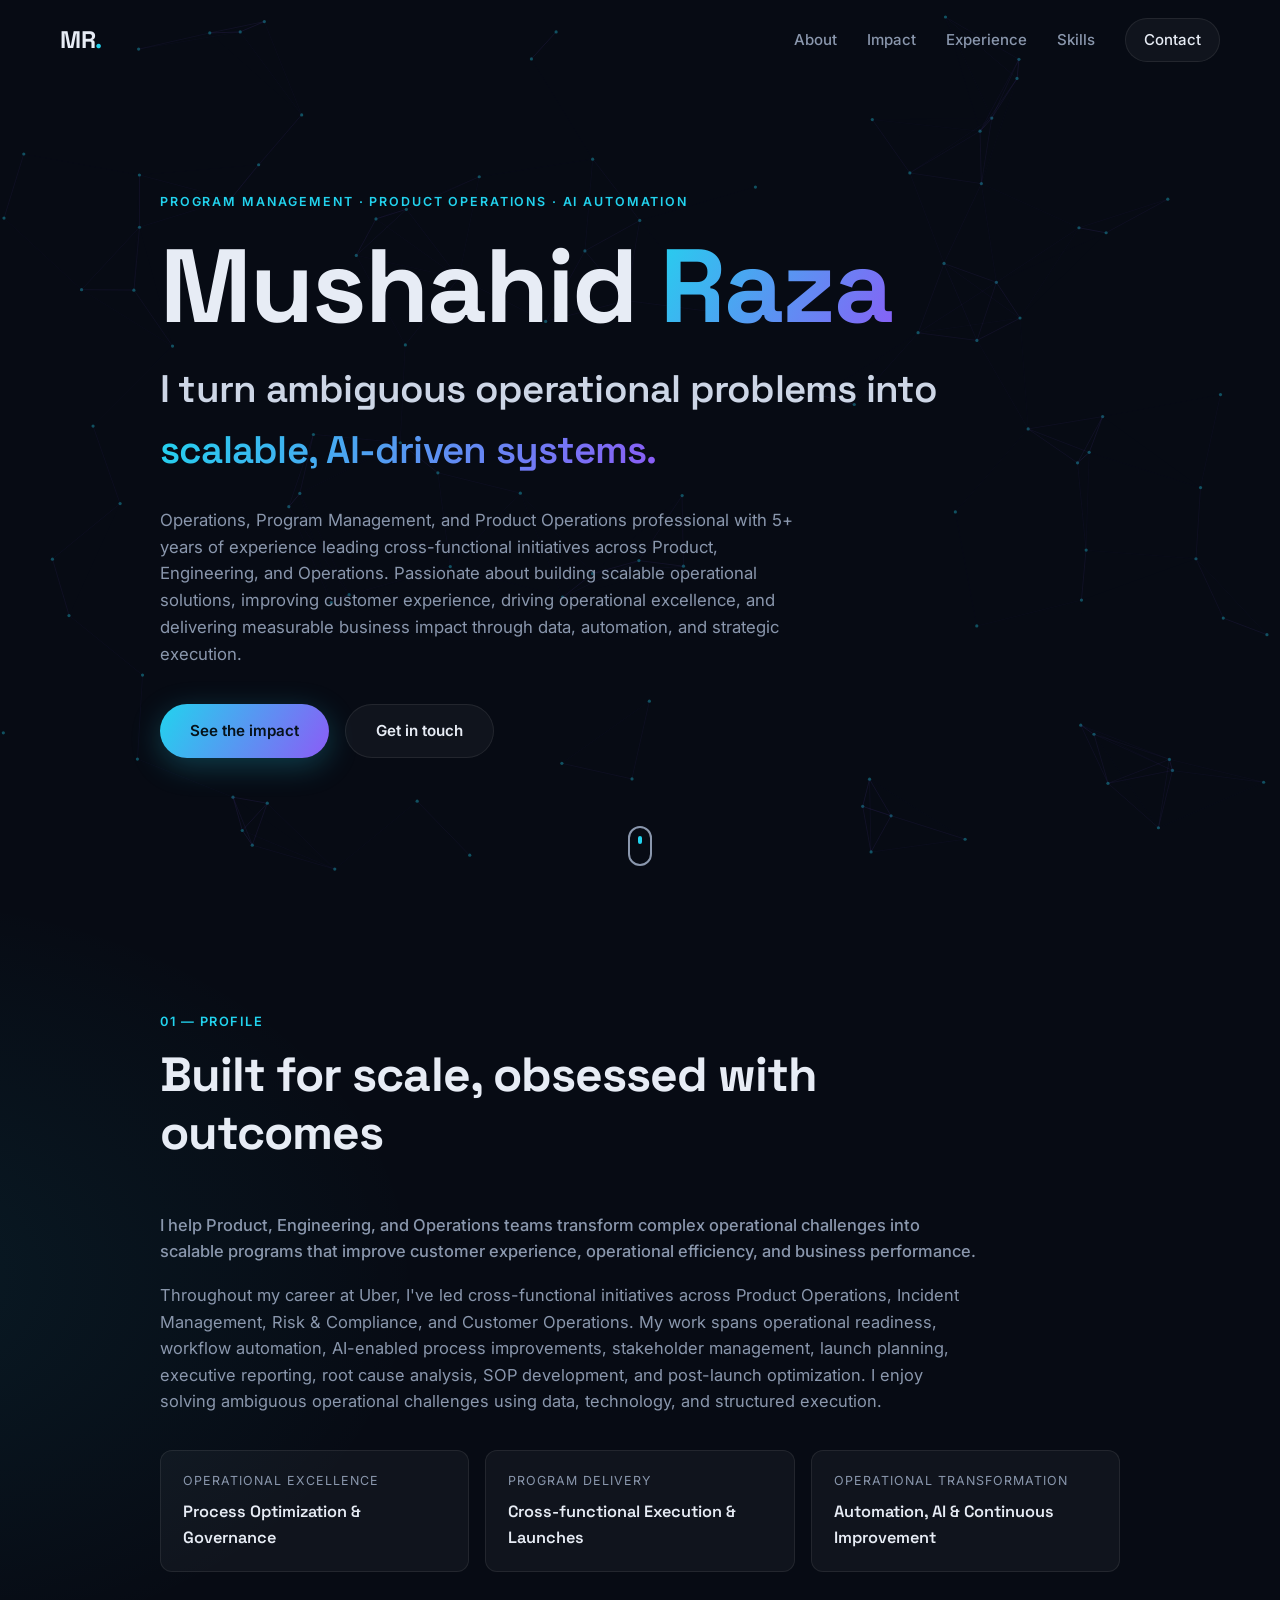
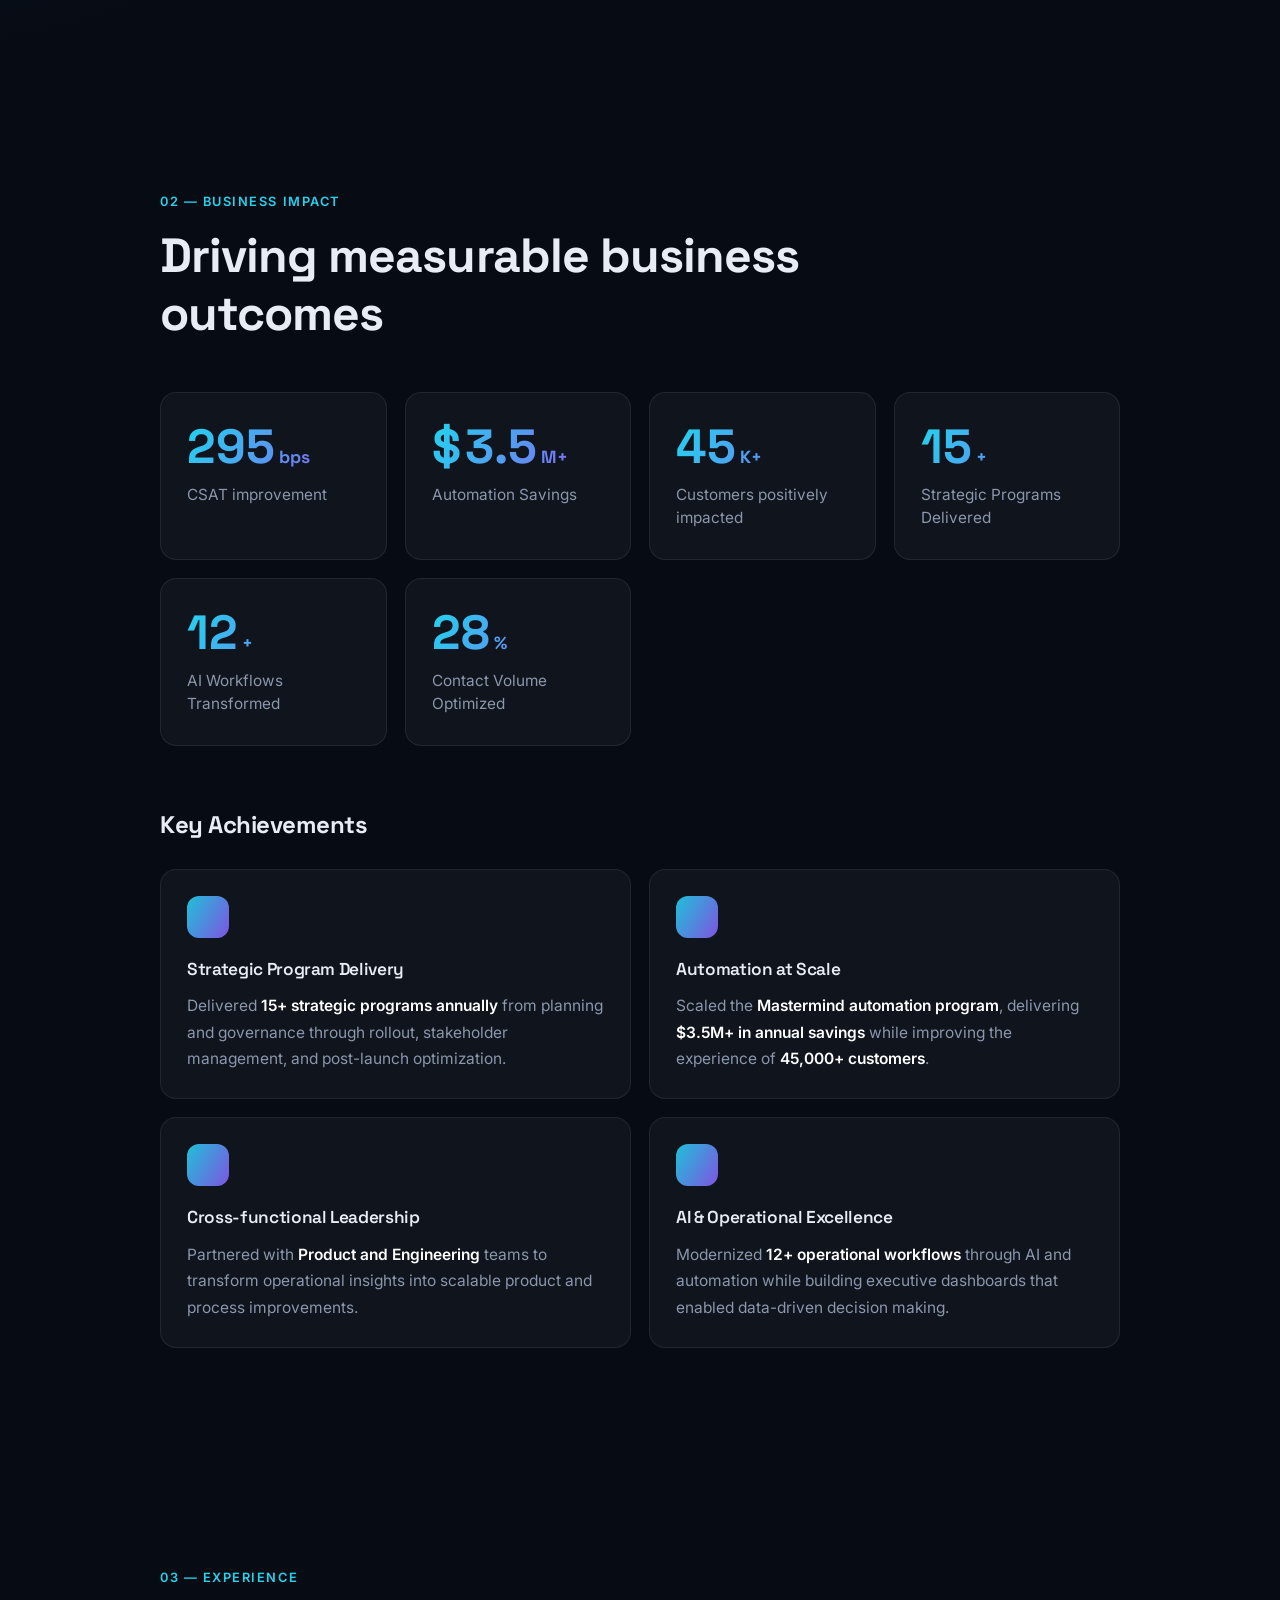
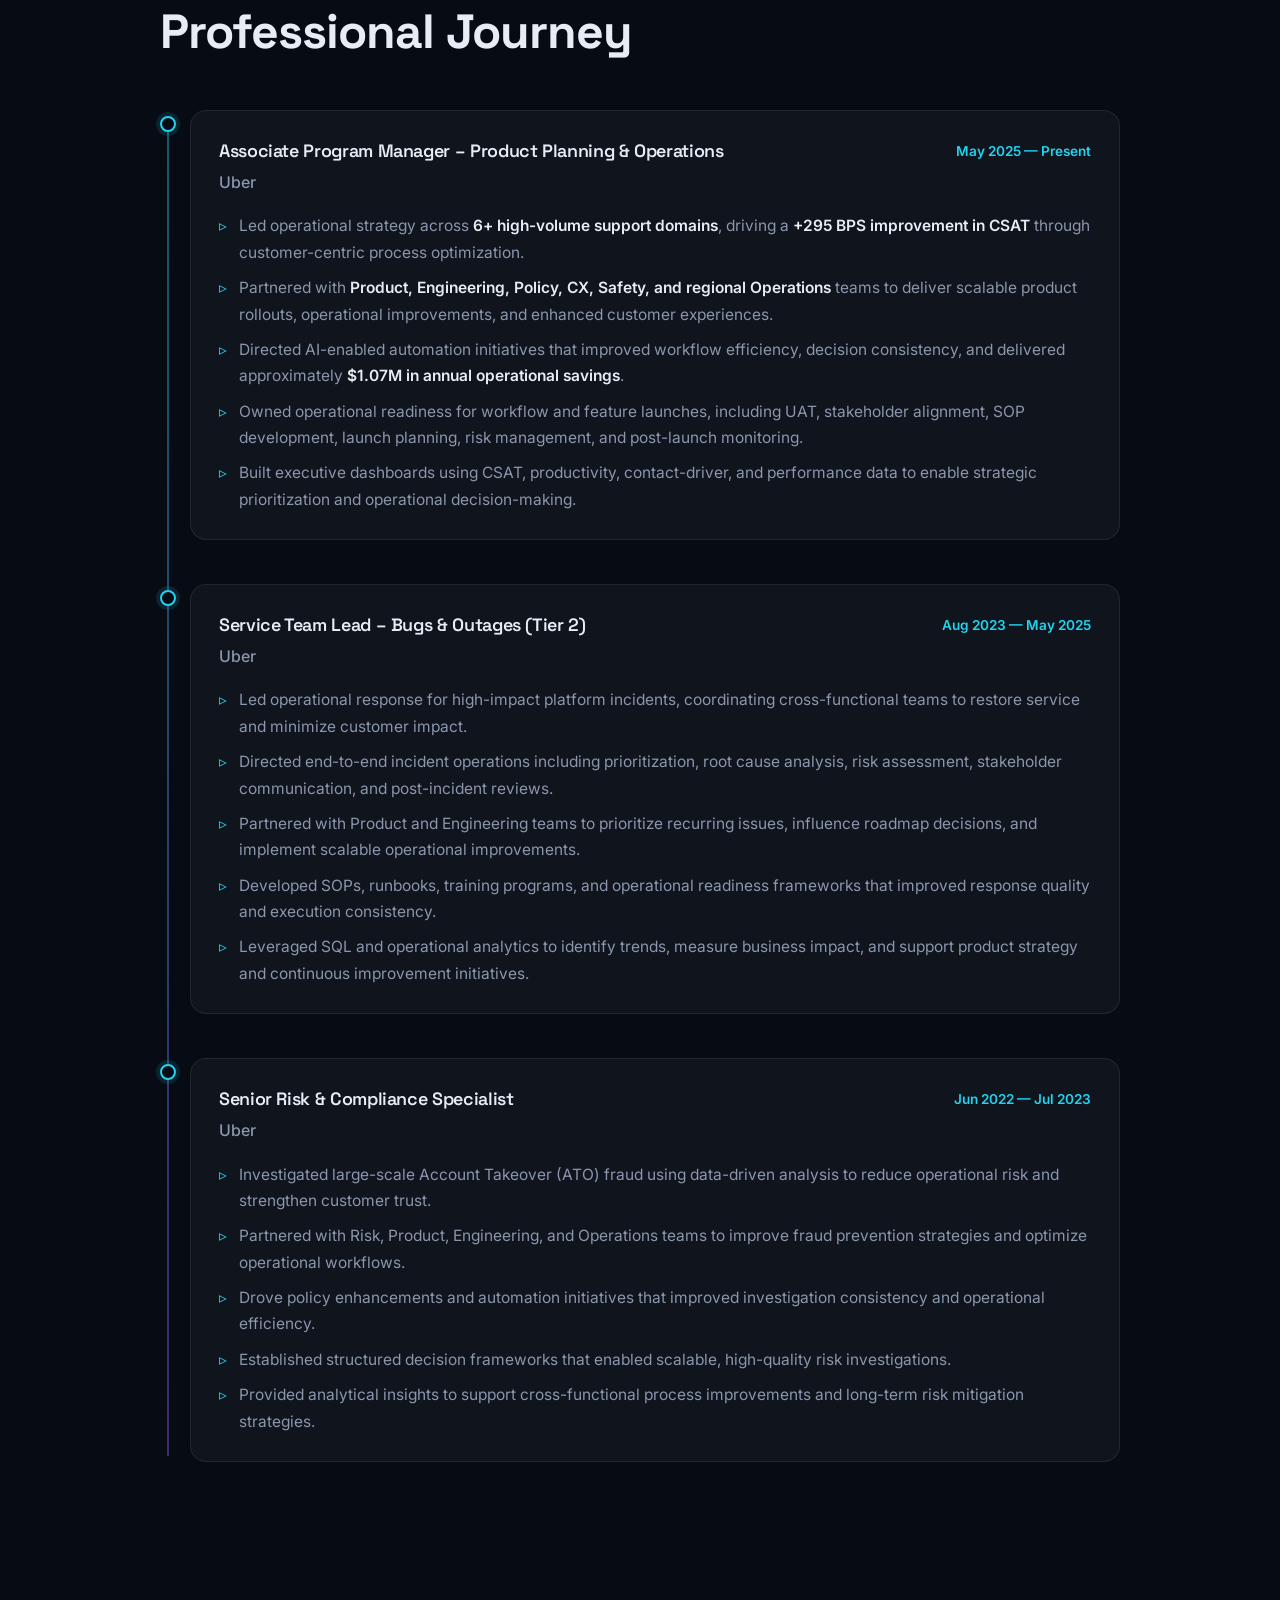
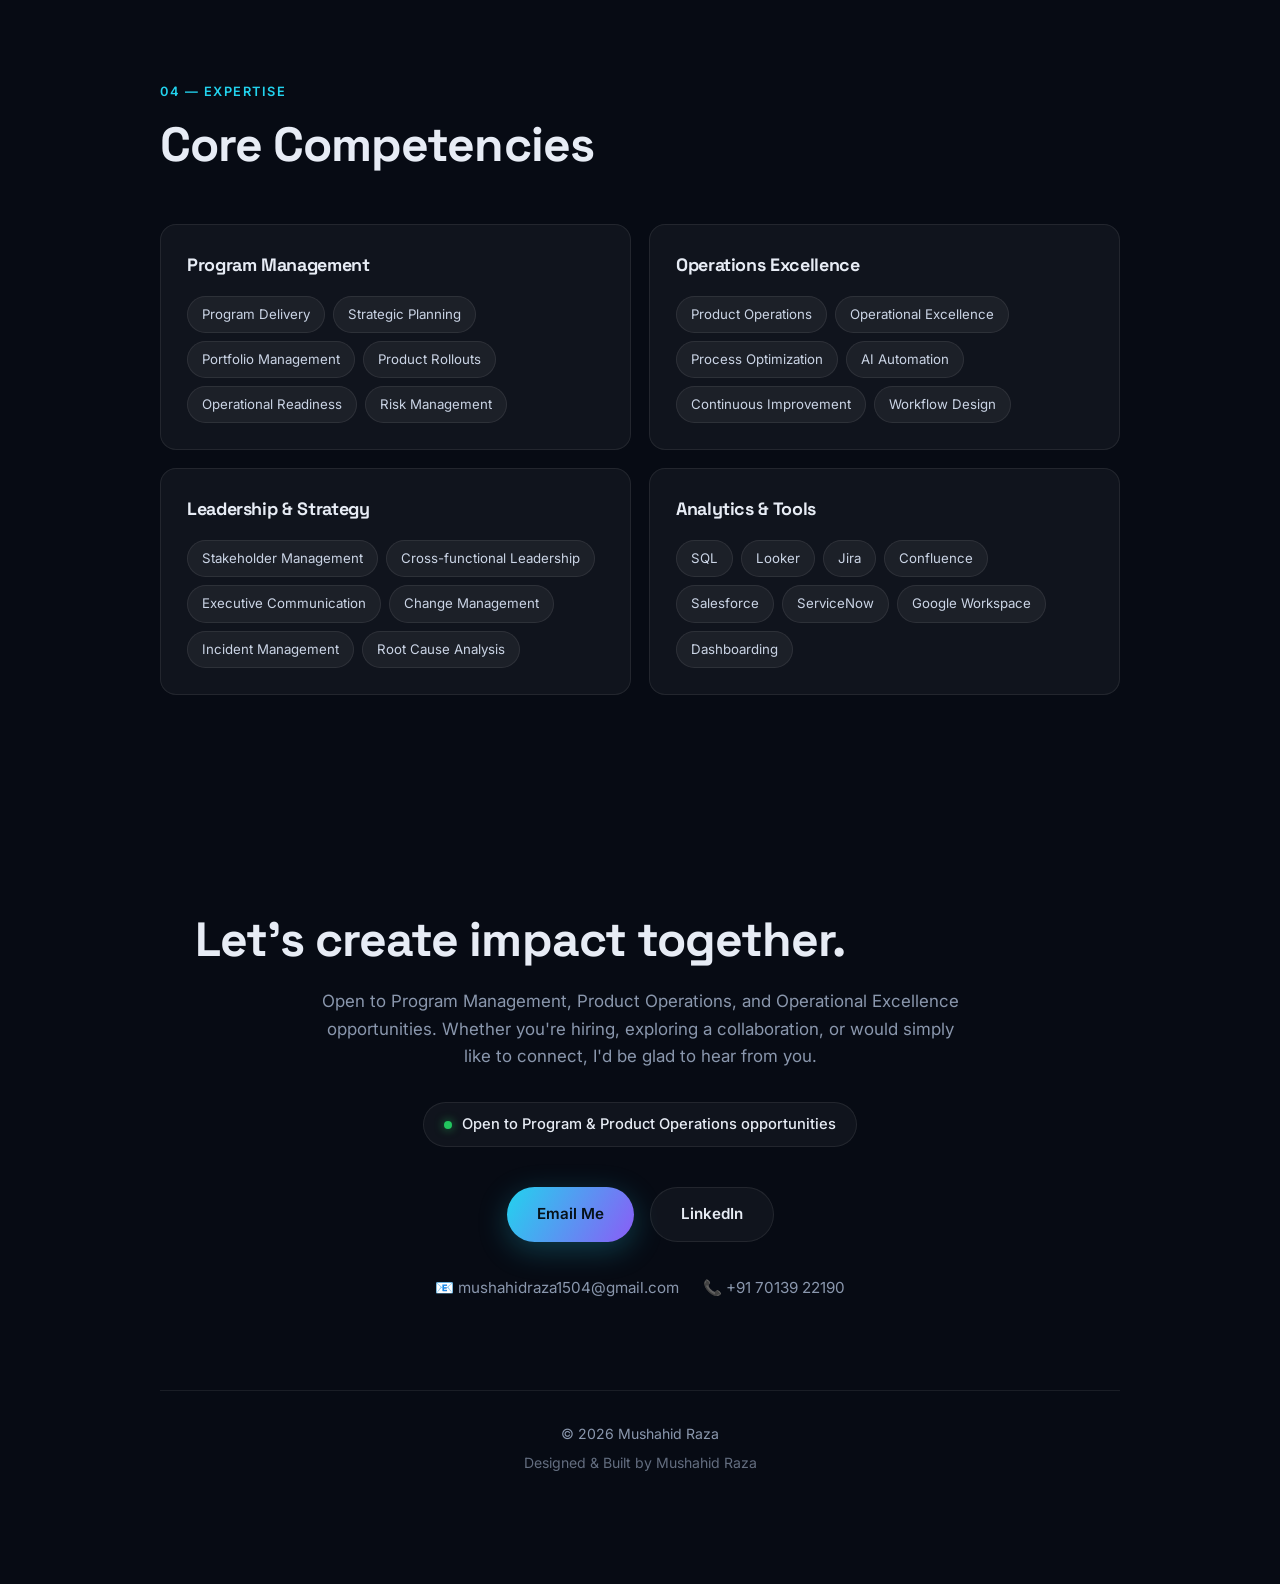
<file: index.html>
<!DOCTYPE html>
<html lang="en">
<head>
  <meta charset="UTF-8" />
  <meta name="viewport" content="width=device-width, initial-scale=1.0" />
  <title>Mushahid Raza — Program Management | Product Operations </title>
  <meta name="description" content="Operations, Program Management and Product Operations professional specializing in operational excellence, product rollouts, cross-functional leadership, automation and AI-enabled process improvement." />
  <meta name="author" content="Mushahid Raza" />

  <!-- Open Graph / social preview -->
  <meta property="og:title" content="Mushahid Raza — Program & Product Operations Leader" />
  <meta property="og:description" content="Turning complex operational problems into scalable, AI-driven systems." />
  <meta property="og:type" content="website" />

  <link rel="preconnect" href="https://fonts.googleapis.com" />
  <link rel="preconnect" href="https://fonts.gstatic.com" crossorigin />
  <link href="https://fonts.googleapis.com/css2?family=Space+Grotesk:wght@400;500;600;700&family=Inter:wght@300;400;500;600&display=swap" rel="stylesheet" />
  <link rel="stylesheet" href="style.css" />
</head>
<body>
  <!-- Animated particle background -->
  <canvas id="bg-canvas"></canvas>

  <!-- Navigation -->
  <header class="nav" id="nav">
    <a href="#hero" class="nav__logo">MR<span class="dot">.</span></a>
    <nav class="nav__links" id="nav-links">
      <a href="#about">About</a>
      <a href="#impact">Impact</a>
      <a href="#experience">Experience</a>
      <a href="#skills">Skills</a>
      <a href="#contact" class="nav__cta">Contact</a>
    </nav>
    <button class="nav__burger" id="nav-burger" aria-label="Toggle menu">
      <span></span><span></span><span></span>
    </button>
  </header>

  <!-- Hero -->
  <section class="hero" id="hero">
    <div class="hero__inner">
      <p class="hero__eyebrow reveal">Program Management · Product Operations · AI Automation</p>
      <h1 class="hero__title reveal">
        Mushahid <span class="grad">Raza</span>
      </h1>
      <h2 class="hero__subtitle reveal">
        I turn ambiguous operational problems into
        <span class="grad">scalable, AI-driven systems.</span>
      </h2>
      <p class="hero__desc reveal">
         Operations, Program Management, and Product Operations professional with 5+ years of experience leading cross-functional initiatives across Product, Engineering, and Operations. Passionate about building scalable operational solutions, improving customer experience, driving operational excellence, and delivering measurable business impact through data, automation, and strategic execution.
      </p>
      <div class="hero__actions reveal">
        <a href="#impact" class="btn btn--primary">See the impact</a>
        <a href="#contact" class="btn btn--ghost">Get in touch</a>
      </div>
    </div>
    <a href="#about" class="hero__scroll" aria-label="Scroll down">
      <span class="mouse"></span>
    </a>
  </section>

  <!-- About -->
  <section class="section" id="about">
    <div class="section__head reveal">
      <span class="section__tag">01 — Profile</span>
      <h2 class="section__title">Built for scale, obsessed with outcomes</h2>
    </div>
    <div class="about">
      <p class="about__lead reveal">
        I help Product, Engineering, and Operations teams transform complex operational challenges into scalable programs that improve customer experience, operational efficiency, and business performance.
      </p>
      <p class="reveal">
        Throughout my career at Uber, I've led cross-functional initiatives across Product Operations, Incident Management, Risk & Compliance, and Customer Operations. My work spans operational readiness, workflow automation, AI-enabled process improvements, stakeholder management, launch planning, executive reporting, root cause analysis, SOP development, and post-launch optimization. I enjoy solving ambiguous operational challenges using data, technology, and structured execution.
      </p>
      <div class="about__facts">
        <div class="fact reveal"> <span class="fact__k">Operational Excellence</span> <span class="fact__v">Process Optimization &amp; Governance</span> </div>        
        <div class="fact reveal"> <span class="fact__k">Program Delivery</span> <span class="fact__v">Cross-functional Execution &amp; Launches</span> </div>
        <div class="fact reveal"> <span class="fact__k">Operational Transformation</span> <span class="fact__v">Automation, AI &amp; Continuous Improvement</span> </div>
      </div>
    </div>
  </section>

  <!-- Impact / animated metrics -->
  <section class="section section--impact" id="impact">
    <div class="section__head reveal">
      <span class="section__tag">02 — Business Impact</span>
      <h2 class="section__title">Driving measurable business outcomes</h2>
    </div>
    <div class="metrics">
      <div class="metric reveal">
        <div class="metric__num"><span class="count" data-target="295" data-suffix=""></span><span class="metric__unit">bps</span></div>
        <p class="metric__label">CSAT improvement</p>
      </div>
      <div class="metric reveal">
        <div class="metric__num">$<span class="count" data-target="3.5" data-decimals="1"></span><span class="metric__unit">M+</span></div>
        <p class="metric__label">Automation Savings</p>
      </div>
      <div class="metric reveal">
        <div class="metric__num"><span class="count" data-target="45"></span><span class="metric__unit">K+</span></div>
        <p class="metric__label">Customers positively impacted</p>
      </div>
      <div class="metric reveal">
        <div class="metric__num"><span class="count" data-target="15" data-suffix=""></span><span class="metric__unit">+</span></div>
        <p class="metric__label">Strategic Programs Delivered</p>
      </div>
      <div class="metric reveal">
        <div class="metric__num"><span class="count" data-target="12" data-suffix=""></span><span class="metric__unit">+</span></div>
        <p class="metric__label">AI Workflows Transformed</p>
      </div>
      <div class="metric reveal">
        <div class="metric__num"><span class="count" data-target="28" data-suffix=""></span><span class="metric__unit">%</span></div>
        <p class="metric__label">Contact Volume Optimized</p>
      </div>
    </div>

    <div class="highlights">
      <h3 class="highlights__title reveal">Key Achievements</h3>

<div class="highlights-grid">

  <article class="highlight-card reveal">
    <div class="highlight-icon"></div>
    <h4>Strategic Program Delivery</h4>
    <p>
      Delivered <strong>15+ strategic programs annually</strong> from planning and governance through rollout, stakeholder management, and post-launch optimization.
    </p>
  </article>

  <article class="highlight-card reveal">
    <div class="highlight-icon"></div>
    <h4>Automation at Scale</h4>
    <p>
      Scaled the <strong>Mastermind automation program</strong>, delivering <strong>$3.5M+ in annual savings</strong> while improving the experience of <strong>45,000+ customers</strong>.
    </p>
  </article>

  <article class="highlight-card reveal">
    <div class="highlight-icon"></div>
    <h4>Cross-functional Leadership</h4>
    <p>
      Partnered with <strong>Product and Engineering</strong> teams to transform operational insights into scalable product and process improvements.
    </p>
  </article>

  <article class="highlight-card reveal">
    <div class="highlight-icon"></div>
    <h4>AI & Operational Excellence</h4>
    <p>
      Modernized <strong>12+ operational workflows</strong> through AI and automation while building executive dashboards that enabled data-driven decision making.
    </p>
  </article>

</div> <!-- highlights-grid -->

</div> <!-- highlights -->
  </section>

  <!-- Experience timeline -->
  <section class="section" id="experience">
    <div class="section__head reveal">
      <span class="section__tag">03 — Experience</span>
      <h2 class="section__title">Professional Journey</h2>
    </div>
    <div class="timeline">
      <div class="tl__item reveal">
        <div class="tl__dot"></div>
        <div class="tl__body">
         <div class="tl__header">
  <div>
    <h3 class="tl__role">Associate Program Manager – Product Planning &amp; Operations</h3>
    <p class="tl__org">Uber</p>
  </div>

  <span class="tl__date">May 2025 — Present</span>
</div>

<ul>
      <li>Led operational strategy across <strong>6+ high-volume support domains</strong>, driving a <strong>+295 BPS improvement in CSAT</strong> through customer-centric process optimization.</li>

      <li>Partnered with <strong>Product, Engineering, Policy, CX, Safety, and regional Operations</strong> teams to deliver scalable product rollouts, operational improvements, and enhanced customer experiences.</li>

      <li>Directed AI-enabled automation initiatives that improved workflow efficiency, decision consistency, and delivered approximately <strong>$1.07M in annual operational savings</strong>.</li>

      <li>Owned operational readiness for workflow and feature launches, including UAT, stakeholder alignment, SOP development, launch planning, risk management, and post-launch monitoring.</li>

      <li>Built executive dashboards using CSAT, productivity, contact-driver, and performance data to enable strategic prioritization and operational decision-making.</li>
    </ul>
        </div>
      </div>

      <div class="tl__item reveal">
        <div class="tl__dot"></div>
        <div class="tl__body">
         <div class="tl__header">
  <div>
    <h3 class="tl__role">Service Team Lead – Bugs &amp; Outages (Tier 2)</h3>
    <p class="tl__org">Uber</p>
  </div>

  <span class="tl__date">Aug 2023 — May 2025</span>
</div>

<ul>
      <li>Led operational response for high-impact platform incidents, coordinating cross-functional teams to restore service and minimize customer impact.</li>

      <li>Directed end-to-end incident operations including prioritization, root cause analysis, risk assessment, stakeholder communication, and post-incident reviews.</li>

      <li>Partnered with Product and Engineering teams to prioritize recurring issues, influence roadmap decisions, and implement scalable operational improvements.</li>

      <li>Developed SOPs, runbooks, training programs, and operational readiness frameworks that improved response quality and execution consistency.</li>

      <li>Leveraged SQL and operational analytics to identify trends, measure business impact, and support product strategy and continuous improvement initiatives.</li>
    </ul>
        </div>
      </div>

      <div class="tl__item reveal">
        <div class="tl__dot"></div>
        <div class="tl__body">
         <div class="tl__header">
  <div>
    <h3 class="tl__role">Senior Risk &amp; Compliance Specialist</h3>
    <p class="tl__org">Uber</p>
  </div>

  <span class="tl__date">Jun 2022 — Jul 2023</span>
</div>

<ul>
      <li>Investigated large-scale Account Takeover (ATO) fraud using data-driven analysis to reduce operational risk and strengthen customer trust.</li>

      <li>Partnered with Risk, Product, Engineering, and Operations teams to improve fraud prevention strategies and optimize operational workflows.</li>

      <li>Drove policy enhancements and automation initiatives that improved investigation consistency and operational efficiency.</li>

      <li>Established structured decision frameworks that enabled scalable, high-quality risk investigations.</li>

      <li>Provided analytical insights to support cross-functional process improvements and long-term risk mitigation strategies.</li>
    </ul>
        </div>
      </div>
    </div>
  </section>

  <!-- Skills -->
  <section class="section" id="skills">
     <div class="section__head reveal">
    <span class="section__tag">04 — Expertise</span>
    <h2 class="section__title">Core Competencies</h2>
  </div>

  <div class="skills-grid">

    <div class="skill-card reveal">
      <h3>Program Management</h3>
      <div class="skill-tags">
  <span>Program Delivery</span>
  <span>Strategic Planning</span>
  <span>Portfolio Management</span>
  <span>Product Rollouts</span>
  <span>Operational Readiness</span>
  <span>Risk Management</span>
</div>
    </div>

    <div class="skill-card reveal">
      <h3>Operations Excellence</h3>
      <div class="skill-tags">
  <span>Product Operations</span>
  <span>Operational Excellence</span>
  <span>Process Optimization</span>
  <span>AI Automation</span>
  <span>Continuous Improvement</span>
  <span>Workflow Design</span>
</div>
    </div>

    <div class="skill-card reveal">
      <h3>Leadership & Strategy</h3>
      <div class="skill-tags">
  <span>Stakeholder Management</span>
  <span>Cross-functional Leadership</span>
  <span>Executive Communication</span>
  <span>Change Management</span>
  <span>Incident Management</span>
  <span>Root Cause Analysis</span>
</div>
    </div>

    <div class="skill-card reveal">
      <h3>Analytics & Tools</h3>
      <div class="skill-tags">
  <span>SQL</span>
  <span>Looker</span>
  <span>Jira</span>
  <span>Confluence</span>
  <span>Salesforce</span>
  <span>ServiceNow</span>
  <span>Google Workspace</span>
  <span>Dashboarding</span>
</div>
      </div>
    </div>
  </section>

  <!-- Contact -->
  <section class="section section--contact" id="contact">
    <div class="section__head reveal">
    <h2 class="section__title">Let's create impact together.</h2>
</div>

<p class="contact__lead reveal">
Open to Program Management, Product Operations, and Operational Excellence opportunities. Whether you're hiring, exploring a collaboration, or would simply like to connect, I'd be glad to hear from you.
</p>

<div class="availability reveal">
    <span class="status"></span>
    Open to Program & Product Operations opportunities
</div>

<div class="contact__links reveal">
    <a href="mailto:mushahidraza1504@gmail.com" class="btn btn--primary">
        Email Me
    </a>

    <a href="https://www.linkedin.com/in/mushahid-raza-3a4a57160/"
       target="_blank"
       class="btn btn--ghost">
        LinkedIn
    </a>
</div>

<div class="contact__details reveal">
    <p>📧 mushahidraza1504@gmail.com</p>
    <p>📞 +91 70139 22190</p>
</div>

<footer class="footer">
    <p>© <span id="year"></span> Mushahid Raza</p>
    <p>Designed & Built by Mushahid Raza</p>
    </footer>
  </section>

  <script src="script.js"></script>
</body>
</html>
</file>
<file: style.css>
/* ===============================================================
   Mushahid Raza — Personal Site
   Theme: Dark Elegant / Premium high-tech
   =============================================================== */

:root {
  --bg: #070b14;
  --bg-2: #0b1120;
  --panel: rgba(255, 255, 255, 0.04);
  --panel-hover: rgba(255, 255, 255, 0.06);
  --panel-brd: rgba(255, 255, 255, 0.08);
  --text: #e7ecf5;
  --muted: #8a97ad;
  --cyan: #22d3ee;
  --violet: #8b5cf6;
  --grad: linear-gradient(120deg, #22d3ee 0%, #8b5cf6 100%);
  --maxw: 1080px;
  --radius-sm: 12px;
  --radius: 16px;
  --radius-lg: 20px;
  --shadow: 0 20px 45px rgba(0, 0, 0, 0.35);
  --ease: cubic-bezier(0.22, 1, 0.36, 1);
}

* { margin: 0; padding: 0; box-sizing: border-box; }

html { scroll-behavior: smooth; }

body {
  background: radial-gradient(1200px 800px at 80% -10%, rgba(139, 92, 246, 0.10), transparent 60%),
              radial-gradient(1000px 700px at -10% 20%, rgba(34, 211, 238, 0.08), transparent 55%),
              var(--bg);
  color: var(--text);
  font-family: "Inter", system-ui, sans-serif;
  line-height: 1.6;
  overflow-x: hidden;
  -webkit-font-smoothing: antialiased;
  text-rendering: optimizeLegibility;
}

img { display: block; max-width: 100%; }

a { color: inherit; text-decoration: none; }

#bg-canvas { position: fixed; inset: 0; z-index: 0; opacity: 0.5; pointer-events: none; }

header, section, footer { position: relative; z-index: 1; }

h1, h2, h3, h4, .nav__logo { font-family: "Space Grotesk", sans-serif; letter-spacing: -0.02em; }

.grad {
  background: var(--grad);
  -webkit-background-clip: text;
  background-clip: text;
  -webkit-text-fill-color: transparent;
}

/* ===============================================================
   Nav
   =============================================================== */

.nav {
  position: fixed;
  top: 0; left: 0; right: 0;
  display: flex;
  align-items: center;
  justify-content: space-between;
  padding: 18px clamp(20px, 5vw, 60px);
  z-index: 1000;
  transition: background 0.4s var(--ease), backdrop-filter 0.4s var(--ease), padding 0.4s var(--ease);
}

.nav.scrolled {
  background: rgba(7, 11, 20, 0.72);
  backdrop-filter: blur(14px);
  border-bottom: 1px solid var(--panel-brd);
  padding-top: 12px;
  padding-bottom: 12px;
}

.nav__logo { font-size: 1.5rem; font-weight: 700; color: var(--text); }
.nav__logo .dot { color: var(--cyan); }

.nav__links { display: flex; align-items: center; gap: 30px; }
.nav__links a { color: var(--muted); font-size: 0.94rem; font-weight: 500; transition: color 0.25s; }
.nav__links a:hover { color: var(--text); }

.nav__cta {
  padding: 9px 18px;
  border: 1px solid var(--panel-brd);
  border-radius: 100px;
  color: var(--text) !important;
  background: var(--panel);
  transition: border-color 0.25s;
}
.nav__cta:hover { border-color: var(--cyan); }

.nav__burger { display: none; flex-direction: column; gap: 5px; background: none; border: 0; cursor: pointer; }
.nav__burger span { width: 26px; height: 2px; background: var(--text); transition: 0.3s; }

/* ===============================================================
   Buttons
   =============================================================== */

.btn {
  display: inline-flex;
  align-items: center;
  justify-content: center;
  padding: 14px 30px;
  border-radius: 100px;
  font-weight: 600;
  font-size: 0.95rem;
  transition: transform 0.25s var(--ease), box-shadow 0.25s var(--ease), border-color 0.25s;
}

.btn--primary { background: var(--grad); color: #06121a; box-shadow: 0 8px 30px rgba(34, 211, 238, 0.25); }
.btn--primary:hover { transform: translateY(-3px); box-shadow: 0 14px 40px rgba(139, 92, 246, 0.35); }

.btn--ghost { border: 1px solid var(--panel-brd); color: var(--text); background: var(--panel); }
.btn--ghost:hover { border-color: var(--cyan); transform: translateY(-3px); }

/* ===============================================================
   Hero
   =============================================================== */

.hero {
  min-height: 100vh;
  display: flex;
  flex-direction: column;
  justify-content: center;
  align-items: flex-start;
  padding: 110px clamp(20px, 5vw, 60px) 0;
  max-width: var(--maxw);
  margin: 0 auto;
}

.hero__eyebrow { color: var(--cyan); font-weight: 600; letter-spacing: 0.15em; text-transform: uppercase; font-size: 0.78rem; margin-bottom: 22px; }
.hero__title { font-size: clamp(3rem, 9vw, 6.5rem); font-weight: 700; line-height: 1; margin-bottom: 20px; }
.hero__subtitle { font-size: clamp(1.4rem, 3.6vw, 2.4rem); font-weight: 600; max-width: 780px; margin-bottom: 26px; color: #cdd6e6; }
.hero__desc { color: var(--muted); max-width: 640px; font-size: 1.05rem; margin-bottom: 36px; }
.hero__actions { display: flex; gap: 16px; flex-wrap: wrap; margin-bottom: 60px; }

.hero__scroll { position: absolute; bottom: 34px; left: 50%; transform: translateX(-50%); }
.mouse { display: block; width: 24px; height: 40px; border: 2px solid var(--muted); border-radius: 14px; position: relative; }
.mouse::before {
  content: "";
  position: absolute;
  top: 8px; left: 50%;
  transform: translateX(-50%);
  width: 4px; height: 8px;
  background: var(--cyan);
  border-radius: 2px;
  animation: scroll 1.6s infinite;
}
@keyframes scroll {
  0% { opacity: 0; top: 8px; }
  30% { opacity: 1; }
  60% { opacity: 1; top: 20px; }
  100% { opacity: 0; top: 22px; }
}

/* ===============================================================
   Section shell
   =============================================================== */

.section { max-width: var(--maxw); margin: 0 auto; padding: clamp(70px, 12vh, 130px) clamp(20px, 5vw, 60px); }
.section__head { margin-bottom: 50px; }
.section__tag { display: inline-block; color: var(--cyan); font-size: 0.8rem; font-weight: 600; letter-spacing: 0.12em; text-transform: uppercase; margin-bottom: 14px; }
.section__title { font-size: clamp(1.9rem, 4.5vw, 3rem); font-weight: 700; line-height: 1.2; max-width: 720px; }

/* ===============================================================
   About
   =============================================================== */

.about__lead { font-size: 1.3rem; color: #d7dfec; margin-bottom: 22px; max-width: 820px; font-weight: 500; }
.about p { color: var(--muted); max-width: 820px; margin-bottom: 18px; font-size: 1.03rem; }
.about strong { color: var(--text); font-weight: 600; }

.about__facts { display: grid; grid-template-columns: repeat(auto-fit, minmax(220px, 1fr)); gap: 16px; margin-top: 36px; }
.fact {
  background: var(--panel);
  border: 1px solid var(--panel-brd);
  border-radius: var(--radius-sm);
  padding: 20px 22px;
  transition: border-color 0.3s, background 0.3s, transform 0.3s var(--ease);
}
.fact:hover { border-color: rgba(34, 211, 238, 0.3); background: var(--panel-hover); transform: translateY(-4px); }
.fact__k { display: block; color: var(--muted); font-size: 0.78rem; text-transform: uppercase; letter-spacing: 0.08em; margin-bottom: 8px; }
.fact__v { display: block; color: var(--text); font-weight: 600; font-family: "Space Grotesk", sans-serif; font-size: 1.02rem; }

/* ===============================================================
   Impact / Metrics
   =============================================================== */

.metrics { display: grid; grid-template-columns: repeat(auto-fit, minmax(220px, 1fr)); gap: 18px; margin-bottom: 60px; }

.metric {
  background: var(--panel);
  border: 1px solid var(--panel-brd);
  border-radius: var(--radius);
  padding: 30px 26px;
  transition: transform 0.35s var(--ease), border-color 0.35s, background 0.35s;
}
.metric:hover { transform: translateY(-6px); border-color: rgba(34, 211, 238, 0.4); background: var(--panel-hover); }

.metric__num {
  display: flex;
  align-items: baseline;
  gap: 4px;
  margin-bottom: 12px;
  font-family: "Space Grotesk", sans-serif;
  font-size: clamp(2.2rem, 5vw, 3rem);
  font-weight: 700;
  line-height: 1;
  background: var(--grad);
  -webkit-background-clip: text;
  background-clip: text;
  -webkit-text-fill-color: transparent;
}
.metric__unit { font-size: 1.1rem; }
.metric__label { color: var(--muted); font-size: 0.96rem; line-height: 1.5; }

/* ---------- Key achievements ---------- */

.highlights { margin-top: 20px; }
.highlights__title { font-size: 1.5rem; font-weight: 700; margin-bottom: 24px; }

.highlights-grid { display: grid; grid-template-columns: repeat(2, minmax(260px, 1fr)); gap: 18px; }

.highlight-card {
  background: var(--panel);
  border: 1px solid var(--panel-brd);
  border-radius: var(--radius);
  padding: 26px;
  transition: transform 0.35s var(--ease), border-color 0.35s, background 0.35s;
}
.highlight-card:hover { transform: translateY(-6px); border-color: rgba(34, 211, 238, 0.4); background: var(--panel-hover); }

.highlight-icon {
  width: 42px;
  height: 42px;
  margin-bottom: 18px;
  border-radius: 12px;
  background: var(--grad);
  opacity: 0.9;
}

.highlight-card h4 { font-size: 1.08rem; font-weight: 600; margin-bottom: 10px; color: var(--text); }
.highlight-card p { color: var(--muted); font-size: 0.97rem; line-height: 1.7; }
.highlight-card strong { color: #fff; font-weight: 600; }

/* ===============================================================
   Timeline / Experience
   =============================================================== */

.timeline { position: relative; padding-left: 30px; }
.timeline::before {
  content: "";
  position: absolute;
  left: 7px; top: 6px; bottom: 6px;
  width: 2px;
  background: linear-gradient(var(--cyan), var(--violet));
  opacity: 0.4;
}

.tl__item { position: relative; margin-bottom: 44px; }
.tl__item:last-child { margin-bottom: 0; }

.tl__dot {
  position: absolute;
  left: -30px; top: 6px;
  width: 16px; height: 16px;
  border-radius: 50%;
  background: var(--bg);
  border: 2px solid var(--cyan);
  box-shadow: 0 0 0 4px rgba(34, 211, 238, 0.12);
}

.tl__body {
  background: var(--panel);
  border: 1px solid var(--panel-brd);
  border-radius: var(--radius);
  padding: 26px 28px;
  transition: border-color 0.3s, background 0.3s, transform 0.3s var(--ease);
}
.tl__body:hover { border-color: rgba(139, 92, 246, 0.4); background: var(--panel-hover); transform: translateX(4px); }

.tl__header { display: flex; justify-content: space-between; align-items: flex-start; gap: 16px; margin-bottom: 4px; }
.tl__role { font-family: "Space Grotesk", sans-serif; font-weight: 600; font-size: 1.12rem; margin-bottom: 4px; }
.tl__org { display: block; color: var(--muted); font-weight: 500; }
.tl__date { color: var(--cyan); font-size: 0.85rem; font-weight: 600; white-space: nowrap; padding-top: 4px; }

.tl__body ul { list-style: none; display: grid; gap: 9px; margin-top: 18px; }
.tl__body li { color: var(--muted); padding-left: 20px; position: relative; font-size: 0.97rem; line-height: 1.7; }
.tl__body li::before { content: "▹"; position: absolute; left: 0; color: var(--cyan); }
.tl__body strong { color: var(--text); font-weight: 600; }

/* ===============================================================
   Skills
   =============================================================== */

.skills-grid { display: grid; grid-template-columns: repeat(2, minmax(260px, 1fr)); gap: 18px; }

.skill-card {
  background: var(--panel);
  border: 1px solid var(--panel-brd);
  border-radius: var(--radius);
  padding: 26px;
  transition: border-color 0.3s, background 0.3s, transform 0.3s var(--ease);
}
.skill-card:hover { border-color: rgba(34, 211, 238, 0.4); background: var(--panel-hover); transform: translateY(-4px); }
.skill-card h3 { font-size: 1.12rem; font-weight: 700; margin-bottom: 16px; color: var(--text); }

.skill-tags { display: flex; flex-wrap: wrap; gap: 8px; }
.skill-tags span {
  font-size: 0.83rem;
  color: #cbd5e6;
  background: rgba(255, 255, 255, 0.05);
  border: 1px solid var(--panel-brd);
  border-radius: 100px;
  padding: 7px 14px;
  transition: border-color 0.25s, color 0.25s;
}
.skill-tags span:hover { border-color: rgba(34, 211, 238, 0.35); color: var(--text); }

/* ===============================================================
   Contact
   =============================================================== */

.section--contact { text-align: center; }
.section--contact .section__head { margin-bottom: 20px; }

.contact__lead { color: var(--muted); max-width: 640px; margin: 0 auto 32px; font-size: 1.06rem; }

.availability {
  display: inline-flex;
  align-items: center;
  gap: 10px;
  padding: 10px 20px;
  margin-bottom: 40px;
  border-radius: 100px;
  background: var(--panel);
  border: 1px solid var(--panel-brd);
  font-size: 0.92rem;
  font-weight: 500;
  color: var(--text);
}
.status { width: 8px; height: 8px; border-radius: 50%; background: #22c55e; box-shadow: 0 0 10px rgba(34, 197, 94, 0.7); }

.contact__links { display: flex; gap: 16px; justify-content: center; flex-wrap: wrap; margin-bottom: 34px; }

.contact__details { display: flex; gap: 24px; justify-content: center; flex-wrap: wrap; color: var(--muted); font-size: 0.95rem; }

/* ===============================================================
   Footer
   =============================================================== */

.footer { text-align: center; margin-top: 90px; padding-top: 30px; border-top: 1px solid var(--panel-brd); color: var(--muted); font-size: 0.88rem; line-height: 1.8; }
.footer p:last-child { margin-top: 4px; opacity: 0.7; }

/* ===============================================================
   Reveal animation
   =============================================================== */

.reveal { opacity: 0; transform: translateY(24px); transition: opacity 0.7s var(--ease), transform 0.7s var(--ease); }
.reveal.in { opacity: 1; transform: none; }

/* ===============================================================
   Responsive
   =============================================================== */

@media (max-width: 900px) {
  .highlights-grid,
  .skills-grid { grid-template-columns: 1fr; }
}

@media (max-width: 760px) {
  .nav__links {
    position: fixed;
    inset: 0 0 0 auto;
    width: min(78vw, 320px);
    flex-direction: column;
    align-items: flex-start;
    justify-content: center;
    gap: 26px;
    padding: 40px;
    background: rgba(9, 13, 24, 0.97);
    backdrop-filter: blur(18px);
    transform: translateX(100%);
    transition: transform 0.4s var(--ease);
    border-left: 1px solid var(--panel-brd);
  }
  .nav__links.open { transform: none; }
  .nav__links a { font-size: 1.15rem; }
  .nav__burger { display: flex; z-index: 1100; }
  .nav__burger.open span:nth-child(1) { transform: translateY(7px) rotate(45deg); }
  .nav__burger.open span:nth-child(2) { opacity: 0; }
  .nav__burger.open span:nth-child(3) { transform: translateY(-7px) rotate(-45deg); }

  .hero { align-items: flex-start; text-align: left; padding-top: 140px; }
  .hero__actions .btn,
  .contact__links .btn { width: 100%; }
  .hero__actions,
  .contact__links { flex-direction: column; align-items: stretch; }

  .tl__header { flex-direction: column; gap: 8px; }
  .contact__details { flex-direction: column; gap: 12px; }
}

@media (prefers-reduced-motion: reduce) {
  * { animation: none !important; transition: none !important; }
  .reveal { opacity: 1; transform: none; }
}

/* ===============================================================
   Accessibility
   =============================================================== */

a:focus-visible, button:focus-visible, .btn:focus-visible {
  outline: 2px solid var(--cyan);
  outline-offset: 3px;
  border-radius: 8px;
}

::selection { background: rgba(34, 211, 238, 0.25); color: #fff; }

::-webkit-scrollbar { width: 9px; }
::-webkit-scrollbar-track { background: var(--bg-2); }
::-webkit-scrollbar-thumb { border-radius: 100px; background: linear-gradient(var(--cyan), var(--violet)); }
</file>
